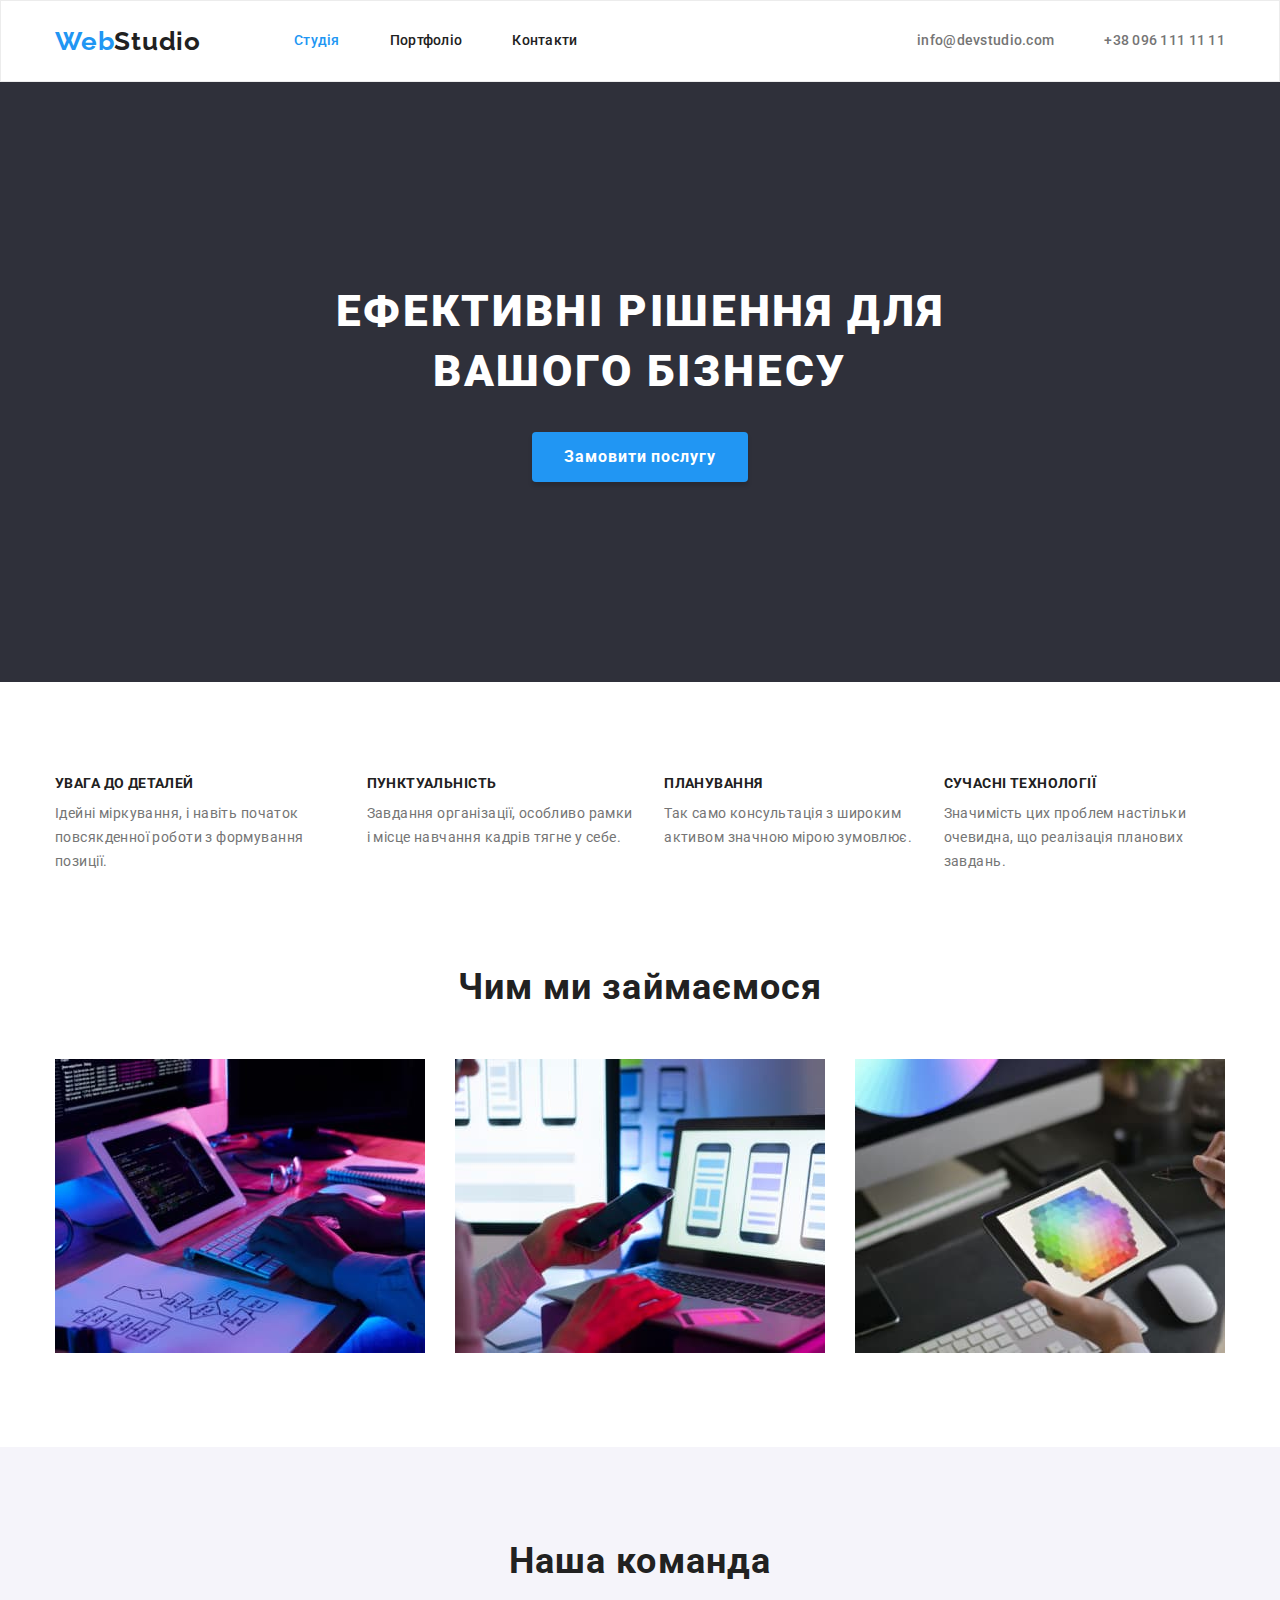
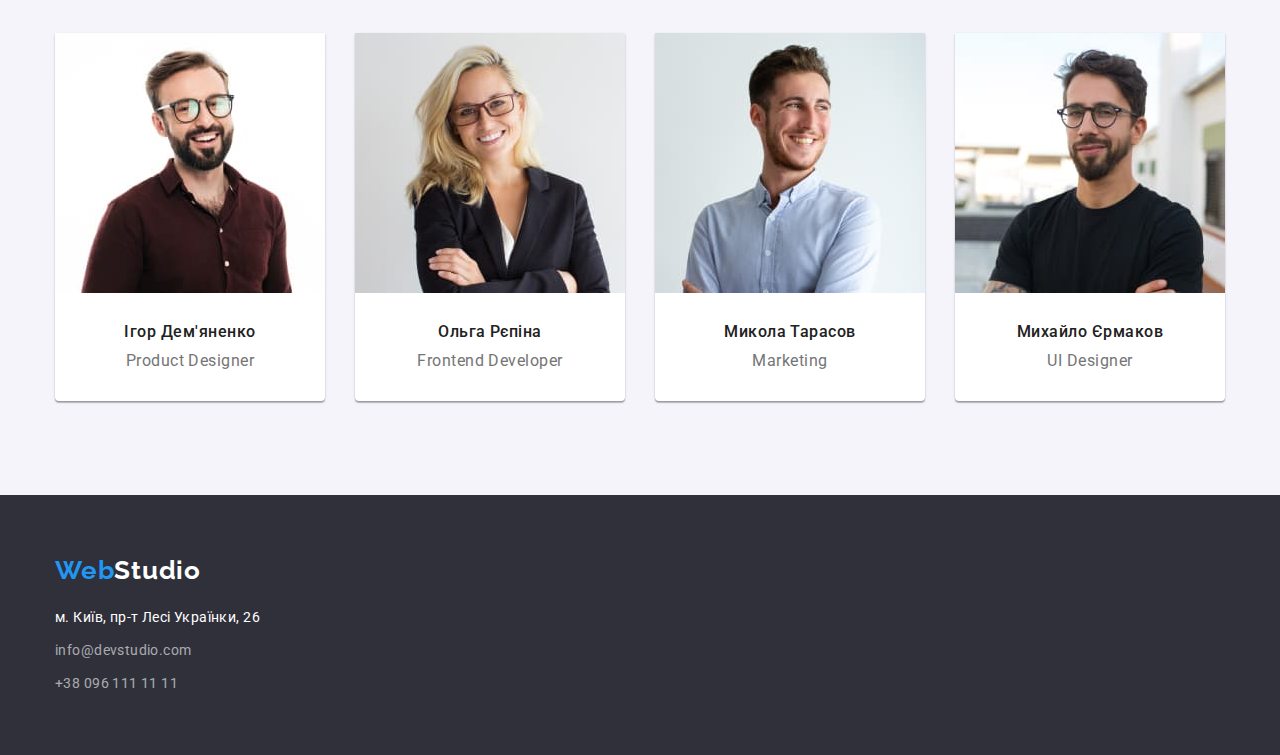
<file: index.html>
<!DOCTYPE html>
<html lang="uk">
  <head>
    <meta charset="UTF-8" />
    <meta http-equiv="X-UA-Compatible" content="IE=edge" />
    <meta name="viewport" content="width=device-width, initial-scale=1.0" />
    <title>Студія</title>
    <link rel="preconnect" href="https://fonts.googleapis.com" />
    <link rel="preconnect" href="https://fonts.gstatic.com" crossorigin />
    <link
      href="https://fonts.googleapis.com/css2?family=Raleway:wght@700&family=Roboto:wght@400;500;700;900&display=swap"
      rel="stylesheet"
    />
    <link
      rel="stylesheet"
      href="https://cdnjs.cloudflare.com/ajax/libs/modern-normalize/1.1.0/modern-normalize.css"
    />
    <link rel="stylesheet" href="./css/styles.css" />
  </head>
  <body>
    <header class="head">
      <div class="container headbar">
        <nav class="nav-menu">
          <a href="./index.html" class="logo"
            >Web<span class="logo top">Studio</span></a
          >
          <ul class="pages-links">
            <li class="item">
              <a href="./index.html" class="link current">Студія</a>
            </li>
            <li class="item">
              <a href="./portfolio.html" class="link">Портфоліо</a>
            </li>
            <li class="item">
              <a href="" class="link">Контакти</a>
            </li>
          </ul>
        </nav>
        <ul class="contact-list">
          <li class="item">
            <a href="mailto:info@devstudio.com" class="link contact"
              >info@devstudio.com</a
            >
          </li>
          <li class="item">
            <a href="tel:+380961111111" class="link contact"
              >+38 096 111 11 11</a
            >
          </li>
        </ul>
      </div>
    </header>
    <main class="main">
      <section class="hero section">
        <div class="container">
          <h1 class="hero-title">
            Ефективні рішення для<br />
            вашого бізнесу
          </h1>
          <button type="button" class="hero bttn">Замовити послугу</button>
        </div>
      </section>
      <section class="section">
        <div class="container">
          <h2 hidden>Наші переваги</h2>
          <ul class="benefit-list">
            <li class="item">
              <h3 class="benefit">Увага До Деталей</h3>
              <p class="benefit-text">
                Ідейні міркування, і навіть початок повсякденної роботи з
                формування позиції.
              </p>
            </li>
            <li class="item">
              <h3 class="benefit">Пунктуальність</h3>
              <p class="benefit-text">
                Завдання організації, особливо рамки і місце навчання кадрів
                тягне у себе.
              </p>
            </li>
            <li class="item">
              <h3 class="benefit">Планування</h3>
              <p class="benefit-text">
                Так само консультація з широким активом значною мірою зумовлює.
              </p>
            </li>
            <li class="item">
              <h3 class="benefit">Сучасні Технології</h3>
              <p class="benefit-text">
                Значимість цих проблем настільки очевидна, що реалізація
                планових завдань.
              </p>
            </li>
          </ul>
        </div>
      </section>
      <section class="section examples">
        <div class="container">
          <h2 class="work-examples">Чим ми займаємося</h2>
          <ul class="examples-list">
            <li class="item">
              <img
                src="./images/img1.jpg"
                alt="Людина працює за комп'ютером"
                width="370"
              />
            </li>
            <li class="item">
              <img
                src="./images/img2.jpg"
                alt="Людина працює с телефоном"
                width="370"
              />
            </li>
            <li class="item">
              <img
                src="./images/img3.jpg"
                alt="Людина працює з планшетом"
                width="370"
              />
            </li>
          </ul>
        </div>
      </section>
      <section class="section team">
        <div class="container">
          <h2 class="ours-team">Наша команда</h2>
          <ul class="team-list">
            <li class="team-card">
              <img
                src="./images/img4.jpg"
                alt="Молодий чоловік в окулярах та в коричневій сорочці"
                width="270"
              />
              <div class="team-pocket">
                <h3 class="name">Ігор Дем'яненко</h3>
                <p class="name-text">Product Designer</p>
              </div>
            </li>
            <li class="team-card">
              <img
                src="./images/img5.jpg"
                alt="Молода дівчина у діловому костюмі та в окулярах"
                width="270"
              />
              <div class="team-pocket">
                <h3 class="name">Ольга Рєпіна</h3>
                <p class="name-text">Frontend Developer</p>
              </div>
            </li>
            <li class="team-card">
              <img
                src="./images/img6.jpg"
                alt="Молодий чоловік у блакитній сорочці"
                width="270"
              />
              <div class="team-pocket">
                <h3 class="name">Микола Тарасов</h3>
                <p class="name-text">Marketing</p>
              </div>
            </li>
            <li class="team-card">
              <img
                src="./images/img7.jpg"
                alt="Молодий чоловік у чорній футболці"
                width="270"
              />
              <div class="team-pocket">
                <h3 class="name">Михайло Єрмаков</h3>
                <p class="name-text">UI Designer</p>
              </div>
            </li>
          </ul>
        </div>
      </section>
    </main>
    <footer class="footer">
      <div class="container">
        <a href="./index.html" class="logo"
          >Web<span class="logo bottom">Studio</span></a
        >
        <address class="address">
          <ul class="list">
            <li class="item">
              <a
                href="https://goo.gl/maps/kp1o5WoaLA6S5hVg9"
                target="_blank"
                rel="noreferrel noopener"
                class="link"
                >м. Київ, пр-т Лесі Українки, 26</a
              >
            </li>
            <li class="item">
              <a href="mailto:info@devstudio.com" class="link address"
                >info@devstudio.com</a
              >
            </li>
            <li class="item">
              <a href="tel:+380961111111" class="link address"
                >+38 096 111 11 11</a
              >
            </li>
          </ul>
        </address>
      </div>
    </footer>
  </body>
</html>
</file>
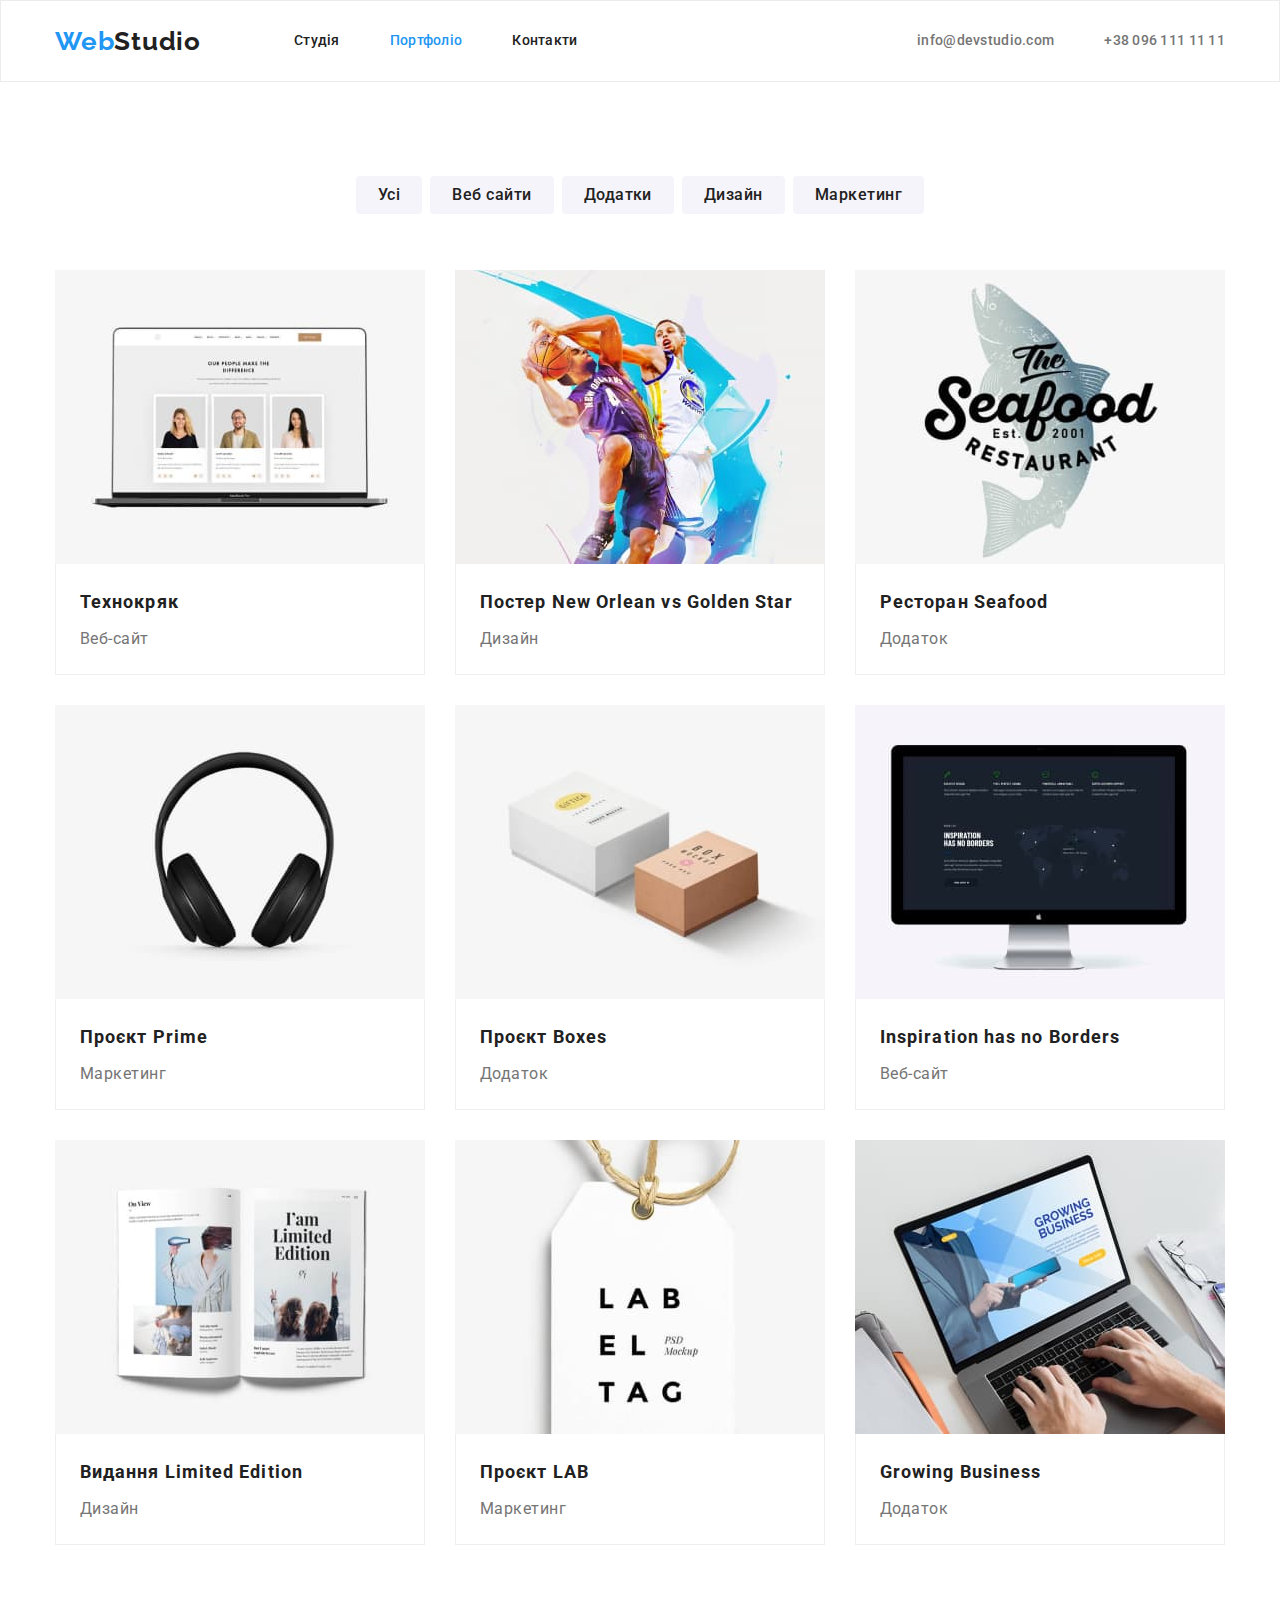
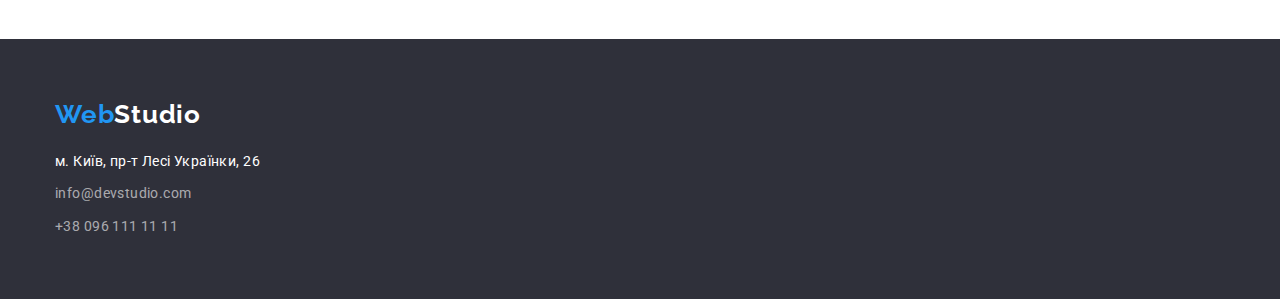
<file: portfolio.html>
<!DOCTYPE html>
<html lang="uk">
  <head>
    <meta charset="UTF-8" />
    <meta http-equiv="X-UA-Compatible" content="IE=edge" />
    <meta name="viewport" content="width=device-width, initial-scale=1.0" />
    <title>Портфоліо</title>
    <link rel="preconnect" href="https://fonts.googleapis.com" />
    <link rel="preconnect" href="https://fonts.gstatic.com" crossorigin />
    <link
      href="https://fonts.googleapis.com/css2?family=Raleway:wght@700&family=Roboto:wght@400;500;700;900&display=swap"
      rel="stylesheet"
    />
    <link
      rel="stylesheet"
      href="https://cdnjs.cloudflare.com/ajax/libs/modern-normalize/1.1.0/modern-normalize.css"
    />
    <link rel="stylesheet" href="./css/styles.css" />
  </head>
  <body>
    <header class="head">
      <div class="container headbar">
        <nav class="nav-menu">
          <a href="./index.html" class="logo"
            >Web<span class="logo top">Studio</span></a
          >
          <ul class="pages-links">
            <li class="item">
              <a href="./index.html" class="link">Студія</a>
            </li>
            <li class="item">
              <a href="./portfolio.html" class="link current">Портфоліо</a>
            </li>
            <li class="item">
              <a href="" class="link">Контакти</a>
            </li>
          </ul>
        </nav>
        <ul class="contact-list">
          <li class="item">
            <a href="mailto:info@devstudio.com" class="link contact"
              >info@devstudio.com</a
            >
          </li>
          <li class="item">
            <a href="tel:+380961111111" class="link contact"
              >+38 096 111 11 11</a
            >
          </li>
        </ul>
      </div>
    </header>
    <main class="main">
      <section class="section">
        <div class="container">
          <h1 class="hidden-title">Проєкти</h1>
          <div>
            <ul class="filters-bttns">
              <li class="filter">
                <button type="button" class="bttn">Усі</button>
              </li>
              <li class="filter">
                <button type="button" class="bttn">Веб сайти</button>
              </li>
              <li class="filter">
                <button type="button" class="bttn">Додатки</button>
              </li>
              <li class="filter">
                <button type="button" class="bttn">Дизайн</button>
              </li>
              <li class="filter">
                <button type="button" class="bttn">Маркетинг</button>
              </li>
            </ul>
          </div>
          <div>
            <ul class="projects">
              <li class="cards">
                <img src="./images/img8.jpg" alt="Ноутбук" width="370" />
                <div class="pocket">
                  <h3 class="title">Технокряк</h3>
                  <p class="text">Веб-сайт</p>
                </div>
              </li>
              <li class="cards">
                <img src="./images/img9.jpg" alt="Баскетболісти" width="370" />
                <div class="pocket">
                  <h3 class="title">Постер New Orlean vs Golden Star</h3>
                  <p class="text">Дизайн</p>
                </div>
              </li>
              <li class="cards">
                <img
                  src="./images/img10.jpg"
                  alt="Лого ресторана морська їжа"
                  width="370"
                />
                <div class="pocket">
                  <h3 class="title">Ресторан Seafood</h3>
                  <p class="text">Додаток</p>
                </div>
              </li>
              <li class="cards">
                <img src="./images/img11.jpg" alt="Навушникик" width="370" />
                <div class="pocket">
                  <h3 class="title">Проєкт Prime</h3>
                  <p class="text">Маркетинг</p>
                </div>
              </li>
              <li class="cards">
                <img src="./images/img12.jpg" alt="Коробки" width="370" />
                <div class="pocket">
                  <h3 class="title">Проєкт Boxes</h3>
                  <p class="text">Додаток</p>
                </div>
              </li>
              <li class="cards">
                <img src="./images/img13.jpg" alt="Монітор" width="370" />
                <div class="pocket">
                  <h3 class="title">Inspiration has no Borders</h3>
                  <p class="text">Веб-сайт</p>
                </div>
              </li>
              <li class="cards">
                <img src="./images/img16.jpg" alt="Журнал" width="370" />
                <div class="pocket">
                  <h3 class="title">Видання Limited Edition</h3>
                  <p class="text">Дизайн</p>
                </div>
              </li>
              <li class="cards">
                <img src="./images/img14.jpg" alt="Бірка" width="370" />
                <div class="pocket">
                  <h3 class="title">Проєкт LAB</h3>
                  <p class="text">Маркетинг</p>
                </div>
              </li>
              <li class="cards">
                <img src="./images/img15.jpg" alt="Людина працює на ноутбуці" />
                <div class="pocket">
                  <h3 class="title">Growing Business</h3>
                  <p class="text">Додаток</p>
                </div>
              </li>
            </ul>
          </div>
        </div>
      </section>
    </main>
    <footer class="footer">
      <div class="container">
        <a href="./index.html" class="logo"
          >Web<span class="logo bottom">Studio</span></a
        >
        <address class="address">
          <ul class="list">
            <li class="item">
              <a
                href="https://goo.gl/maps/kp1o5WoaLA6S5hVg9"
                target="_blank"
                rel="noreferrel noopener"
                class="link"
                >м. Київ, пр-т Лесі Українки, 26</a
              >
            </li>
            <li class="item">
              <a href="mailto:info@devstudio.com" class="link address"
                >info@devstudio.com</a
              >
            </li>
            <li class="item">
              <a href="tel:+380961111111" class="link address"
                >+38 096 111 11 11</a
              >
            </li>
          </ul>
        </address>
      </div>
    </footer>
  </body>
</html>
</file>
<file: css/styles.css>
/* Цвета 
accent-blue-color #2196F3; 
header-background: #FFFFFF;
body-background: #F5F5F5
footer-background: #2F303A;
text-color: #212121
secondary-text-color: #757575;
contancts-txt-clr: rgba(255, 255, 255, 0.6);
*/
:root {
  --accent-blue-color: #2196f3;
  --header-background: #ffffff;
  --body-background: #f5f5f5;
  --footer-background: #2f303a;
  --text-color: #212121;
  --secondary-text-color: #757575;
  --contancts-txt-clr: rgba(255, 255, 255, 0.6);
  --button-color: #f5f4fa;
  --buton-active-color: #188ce8;
}

body {
  background-color: var(--body-background);
  font-family: Roboto, sans-serif;
  color: var(--text-color);
}

header {
  border: 1px solid #ececec;
}

h1,
h2,
h3,
h4,
h5,
h6,
p {
  margin-top: 0;
  margin-bottom: 0;
}

img {
  display: block;
  max-width: 100%;
}

ul {
  list-style: none;
  margin: 0;
  padding: 0;
}

.link {
  color: inherit;
  text-decoration: none;
  font-style: normal;
}

.section {
  padding-top: 94px;
  padding-bottom: 94px;
}

.section.examples {
  padding-top: 0;
}

.main {
  background-color: var(--header-background);
}

.hero.section {
  padding-top: 200px;
  padding-bottom: 200px;
  text-align: center;
}

.hero-title {
  margin-bottom: 30px;
  font-weight: 900;
  font-size: 44px;
  line-height: 1.36;
  text-align: center;
  letter-spacing: 0.06em;
  text-transform: uppercase;
  color: var(--header-background);
}

.benefit {
  margin-top: 0;
  margin-bottom: 10px;
  font-weight: 700;
  font-size: 14px;
  line-height: 1.14;
  letter-spacing: 0.03em;
  text-transform: uppercase;
}

.benefit-text {
  margin-top: 0;
  margin-bottom: 0;
  font-size: 14px;
  line-height: 1.71;
  letter-spacing: 0.03em;

  color: var(--secondary-text-color);
}

.benefit-list,
.examples-list,
.team-list {
  display: flex;
  gap: 30px;
}

/* .benefit-list > .item:last-child {
  margin-right: 0;
} */

.work-examples,
.ours-team {
  margin-bottom: 50px;
  font-weight: 700;
  font-size: 36px;
  line-height: 1.16;
  text-align: center;
  letter-spacing: 0.03em;
}

.team {
  background-color: var(--button-color);
}

.name {
  margin-bottom: 10px;
  font-weight: 500;
  font-size: 16px;
  line-height: 1.18;
  letter-spacing: 0.03em;
}

.name-text {
  margin-bottom: 0;
  line-height: 1.18;
  letter-spacing: 0.03em;
  color: var(--secondary-text-color);
}

.team-pocket {
  text-align: center;
  padding: 30px 15px;
}

.team-card {
  background-color: var(--header-background);
  border-bottom-left-radius: 4px;
  border-bottom-right-radius: 4px;
  box-shadow: 0px 1px 3px rgba(0, 0, 0, 0.12), 0px 1px 1px rgba(0, 0, 0, 0.14),
    0px 2px 1px rgba(0, 0, 0, 0.2);
}

.logo {
  font-family: "Raleway";
  font-style: normal;
  font-weight: 700;
  font-size: 26px;
  line-height: 1.19;
  color: var(--accent-blue-color);
  text-decoration: none;
  letter-spacing: 0.03em;
}

.hero.bttn {
  padding: 10px 32px;
  font-weight: 700;
  line-height: 1.88;
  align-items: center;
  text-align: center;
  letter-spacing: 0.06em;
  color: var(--header-background);
  background-color: var(--accent-blue-color);
  border-radius: 4px;
  border: none;
  cursor: pointer;
  box-shadow: 0px 4px 4px rgba(0, 0, 0, 0.15);
}

.hero.bttn:hover {
  background-color: var(--buton-active-color);
}

.filter > .bttn {
  padding: 6px 22px;
  font-weight: 500;
  line-height: 1.62;
  letter-spacing: 0.03em;
  color: var(--text-color);
  background: var(--button-color);
  border-radius: 4px;
  border: none;
}

.filters-bttns {
  display: flex;
  justify-content: center;
  gap: 8px;
  margin-bottom: 56px;
}

.filter > .bttn:hover,
.filter > .bttn:focus {
  padding: 6px 25px;
  margin-left: -3px;
  margin-right: -3px;
  color: #ffffff;
  background-color: var(--accent-blue-color);
  box-shadow: 0px 2px 2px 0px #0000001f, 0px 1px 2px 0px #00000014,
    0px 3px 1px 0px #0000001a;
}

.title {
  margin-bottom: 4px;
  font-weight: 700;
  font-size: 18px;
  line-height: 2;
  letter-spacing: 0.06em;
}
.text {
  line-height: 1.87;
  letter-spacing: 0.03em;
  color: var(--secondary-text-color);
}

/*  Лого та лінки*/

.logo.top {
  color: var(--text-color);
}

/* Шапка */
.head {
  background-color: var(--header-background);
  font-weight: 500;
  font-size: 14px;
  line-height: 1.14;
  letter-spacing: 0.02em;
}

.head .contact {
  color: var(--secondary-text-color);
}
.link:hover,
.link:focus,
.link.address:hover,
.link.address:focus {
  color: var(--accent-blue-color);
}

.link.current {
  color: var(--accent-blue-color);
}

.pages-links > .item > .link {
  display: block;
  padding: 32px 0;
}
/* Підвал */

.footer {
  padding-top: 60px;
  padding-bottom: 60px;
}

.footer,
.hero {
  background-color: var(--footer-background);
}

.footer > .container > .logo {
  display: block;
  margin-bottom: 20px;
}

.logo.bottom, a[href="https://goo.gl/maps/kp1o5WoaLA6S5hVg9"]
{
  color: var(--header-background);
}

.address {
  font-size: 14px;
  line-height: 1.71;
  letter-spacing: 0.03em;
}

.address .item:not(:last-child) {
  margin-bottom: 9px;
}
.link.address {
  color: var(--contancts-txt-clr);
}

.container {
  max-width: 1200px;
  margin: auto;
  padding: 0 15px;
}

.container.headbar,
.nav-menu {
  display: flex;
  align-items: center;
}

.contact-list {
  display: flex;
  margin-left: auto;
}

.contact-list > .item + .item {
  margin-left: 50px;
}

.pages-links {
  display: flex;
  margin-left: 93px;
}

.pages-links > .item + .item {
  margin-left: 50px;
}

.projects {
  display: flex;
  flex-wrap: wrap;
  gap: 30px;
}

.hidden-title {
  margin-top: 0;
  font-size: 0em;
  color: transparent;
}

.pocket {
  padding-top: 20px;
  padding-right: 24px;
  padding-bottom: 20px;
  padding-left: 24px;
  border: 1px solid #eeeeee;
  border-top: none;
}
</file>
